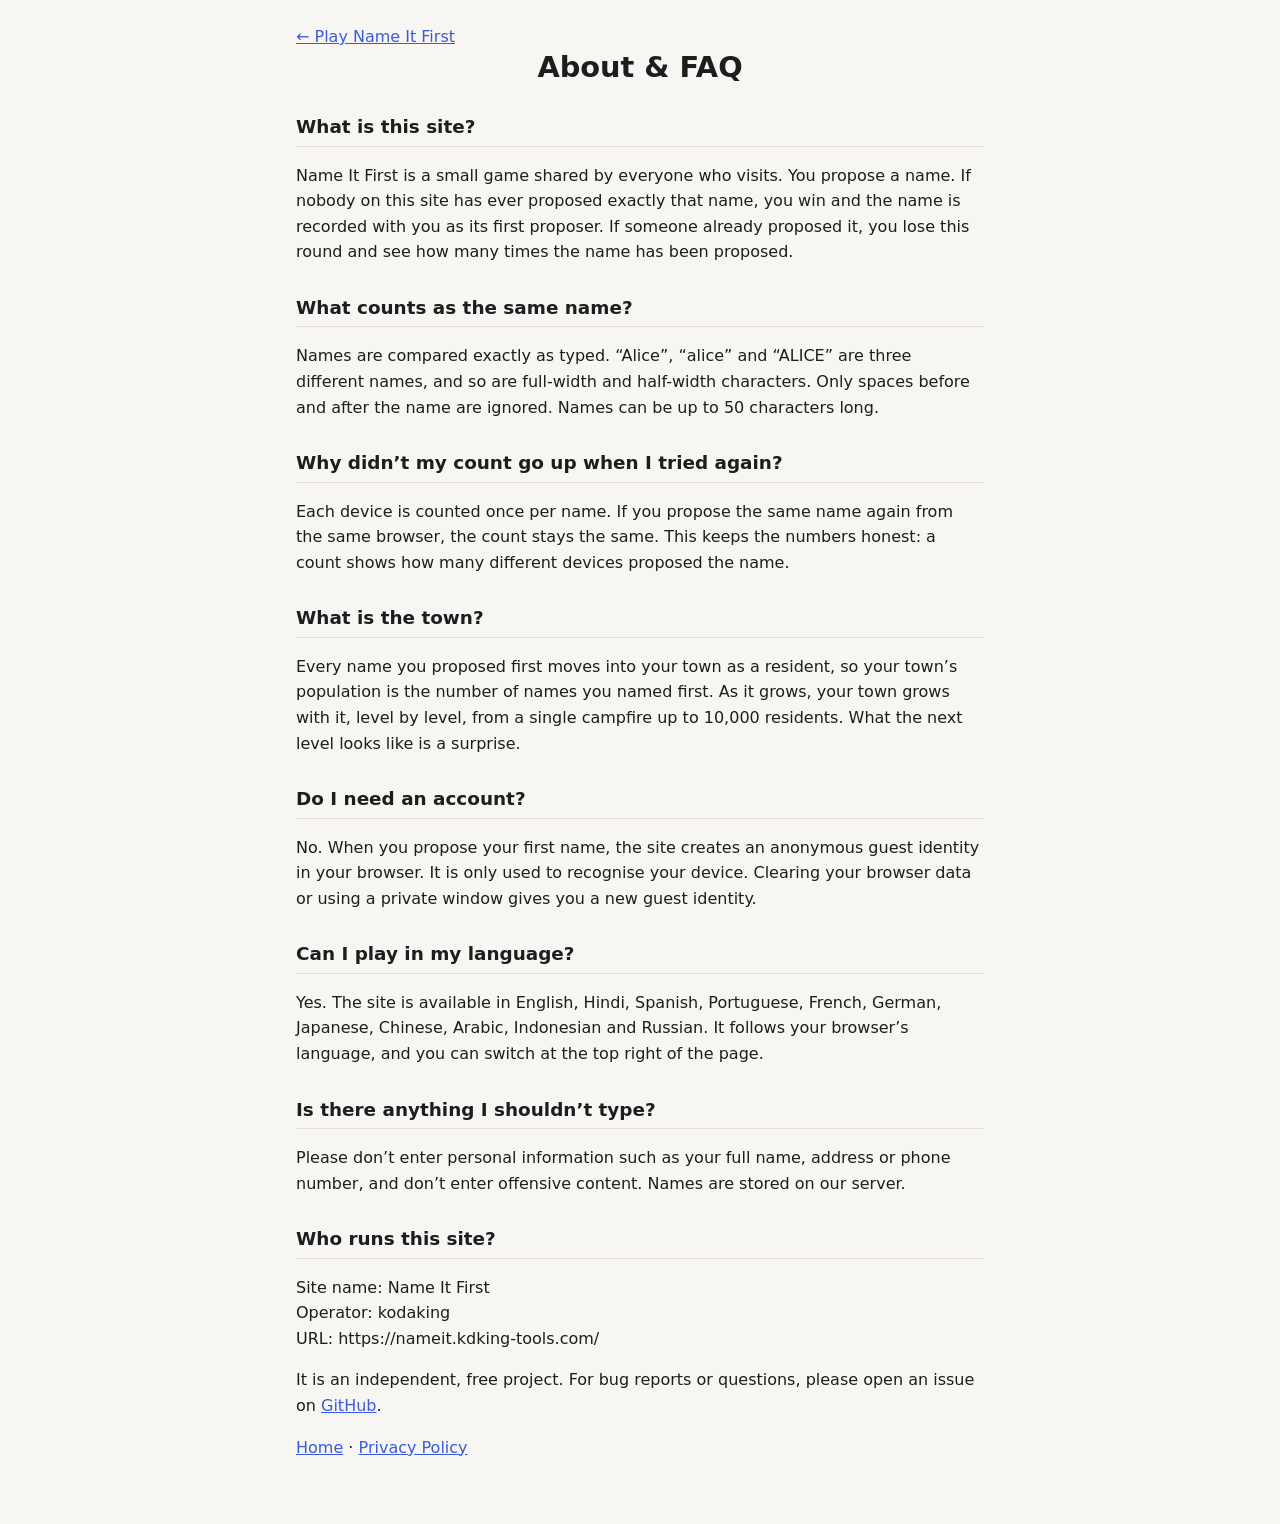
<file: about.html>
<!doctype html>
<html lang="en">
<head>
  <meta charset="utf-8">
  <meta name="viewport" content="width=device-width, initial-scale=1">
  <title>About &amp; FAQ · Name It First</title>
  <meta name="description" content="How Name It First works, how names are counted, and who runs the site.">
  <link rel="canonical" href="https://nameit.kdking-tools.com/about.html">
  <link rel="icon" type="image/png" href="icon.png">
  <meta property="og:title" content="About &amp; FAQ · Name It First">
  <meta property="og:image" content="https://nameit.kdking-tools.com/og.png">
  <link rel="stylesheet" href="style.css">
</head>
<body>
  <main class="doc">
    <a href="./">← Play Name It First</a>
    <h1>About &amp; FAQ</h1>

    <h2>What is this site?</h2>
    <p>Name It First is a small game shared by everyone who visits. You propose a name. If nobody on this site has ever proposed exactly that name, you win and the name is recorded with you as its first proposer. If someone already proposed it, you lose this round and see how many times the name has been proposed.</p>

    <h2>What counts as the same name?</h2>
    <p>Names are compared exactly as typed. “Alice”, “alice” and “ALICE” are three different names, and so are full-width and half-width characters. Only spaces before and after the name are ignored. Names can be up to 50 characters long.</p>

    <h2>Why didn’t my count go up when I tried again?</h2>
    <p>Each device is counted once per name. If you propose the same name again from the same browser, the count stays the same. This keeps the numbers honest: a count shows how many different devices proposed the name.</p>

    <h2>What is the town?</h2>
    <p>Every name you proposed first moves into your town as a resident, so your town’s population is the number of names you named first. As it grows, your town grows with it, level by level, from a single campfire up to 10,000 residents. What the next level looks like is a surprise.</p>

    <h2>Do I need an account?</h2>
    <p>No. When you propose your first name, the site creates an anonymous guest identity in your browser. It is only used to recognise your device. Clearing your browser data or using a private window gives you a new guest identity.</p>

    <h2>Can I play in my language?</h2>
    <p>Yes. The site is available in English, Hindi, Spanish, Portuguese, French, German, Japanese, Chinese, Arabic, Indonesian and Russian. It follows your browser’s language, and you can switch at the top right of the page.</p>

    <h2>Is there anything I shouldn’t type?</h2>
    <p>Please don’t enter personal information such as your full name, address or phone number, and don’t enter offensive content. Names are stored on our server.</p>

    <h2>Who runs this site?</h2>
    <p>Site name: Name It First<br>Operator: kodaking<br>URL: https://nameit.kdking-tools.com/</p>
    <p>It is an independent, free project. For bug reports or questions, please open an issue on <a href="https://github.com/kodaka-yutaro/name-claim/issues">GitHub</a>.</p>

    <p><a href="./">Home</a> · <a href="privacy.html">Privacy Policy</a></p>
  </main>
</body>
</html>
</file>
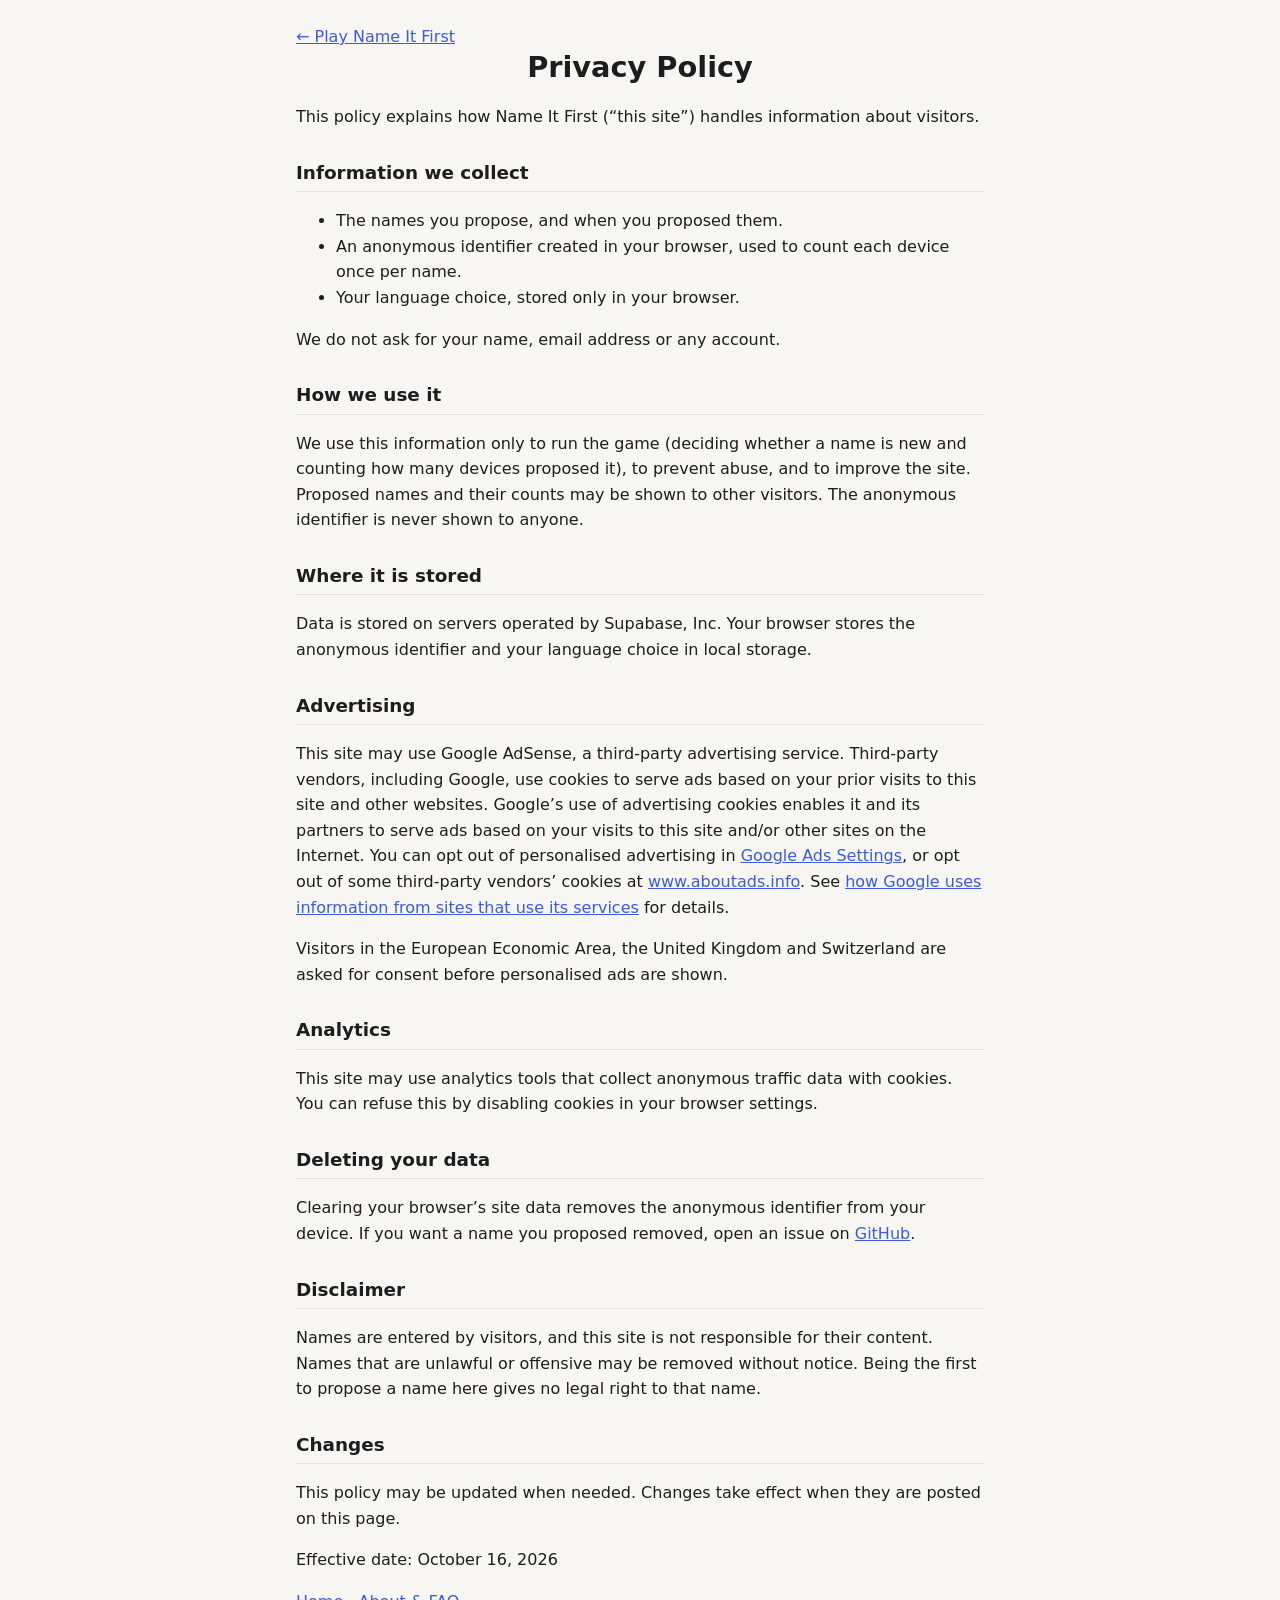
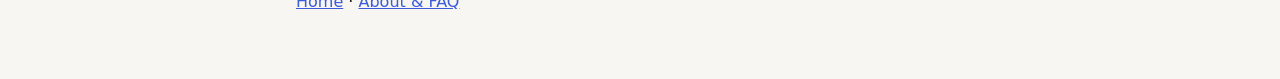
<file: privacy.html>
<!doctype html>
<html lang="en">
<head>
  <meta charset="utf-8">
  <meta name="viewport" content="width=device-width, initial-scale=1">
  <title>Privacy Policy · Name It First</title>
  <meta name="description" content="What information Name It First collects, how it is used, and how advertising and cookies work on this site.">
  <link rel="canonical" href="https://nameit.kdking-tools.com/privacy.html">
  <link rel="icon" type="image/png" href="icon.png">
  <link rel="stylesheet" href="style.css">
</head>
<body>
  <main class="doc">
    <a href="./">← Play Name It First</a>
    <h1>Privacy Policy</h1>
    <p>This policy explains how Name It First (“this site”) handles information about visitors.</p>

    <h2>Information we collect</h2>
    <ul>
      <li>The names you propose, and when you proposed them.</li>
      <li>An anonymous identifier created in your browser, used to count each device once per name.</li>
      <li>Your language choice, stored only in your browser.</li>
    </ul>
    <p>We do not ask for your name, email address or any account.</p>

    <h2>How we use it</h2>
    <p>We use this information only to run the game (deciding whether a name is new and counting how many devices proposed it), to prevent abuse, and to improve the site. Proposed names and their counts may be shown to other visitors. The anonymous identifier is never shown to anyone.</p>

    <h2>Where it is stored</h2>
    <p>Data is stored on servers operated by Supabase, Inc. Your browser stores the anonymous identifier and your language choice in local storage.</p>

    <h2>Advertising</h2>
    <p>This site may use Google AdSense, a third-party advertising service. Third-party vendors, including Google, use cookies to serve ads based on your prior visits to this site and other websites. Google’s use of advertising cookies enables it and its partners to serve ads based on your visits to this site and/or other sites on the Internet. You can opt out of personalised advertising in <a href="https://www.google.com/settings/ads">Google Ads Settings</a>, or opt out of some third-party vendors’ cookies at <a href="https://www.aboutads.info/choices/">www.aboutads.info</a>. See <a href="https://policies.google.com/technologies/ads">how Google uses information from sites that use its services</a> for details.</p>
    <p>Visitors in the European Economic Area, the United Kingdom and Switzerland are asked for consent before personalised ads are shown.</p>

    <h2>Analytics</h2>
    <p>This site may use analytics tools that collect anonymous traffic data with cookies. You can refuse this by disabling cookies in your browser settings.</p>

    <h2>Deleting your data</h2>
    <p>Clearing your browser’s site data removes the anonymous identifier from your device. If you want a name you proposed removed, open an issue on <a href="https://github.com/kodaka-yutaro/name-claim/issues">GitHub</a>.</p>

    <h2>Disclaimer</h2>
    <p>Names are entered by visitors, and this site is not responsible for their content. Names that are unlawful or offensive may be removed without notice. Being the first to propose a name here gives no legal right to that name.</p>

    <h2>Changes</h2>
    <p>This policy may be updated when needed. Changes take effect when they are posted on this page.</p>
    <p>Effective date: October 16, 2026</p>

    <p><a href="./">Home</a> · <a href="about.html">About &amp; FAQ</a></p>
  </main>
</body>
</html>
</file>
<file: style.css>
:root {
  --bg: #f7f6f2; --fg: #1d1d1f; --muted: #6b6b70; --card: #fff; --line: #e3e1da;
  --accent: #3b5bdb; --win: #e6f4ea; --win-fg: #1e6b35; --fail: #fdecea; --fail-fg: #a12a1f;
}
@media (prefers-color-scheme: dark) {
  :root {
    --bg: #141416; --fg: #f2f2f4; --muted: #9a9aa2; --card: #1e1e22; --line: #2e2e34;
    --accent: #7c95ff; --win: #15301e; --win-fg: #8fdca5; --fail: #3a1714; --fail-fg: #ff9f94;
    color-scheme: dark;
  }
}
* { box-sizing: border-box; }
body {
  margin: 0; min-height: 100vh; display: flex; flex-direction: column;
  background: var(--bg); color: var(--fg);
  font: 16px/1.6 system-ui, -apple-system, "Segoe UI", "Noto Sans", "Noto Sans Devanagari", "Noto Sans JP", sans-serif;
}
a { color: var(--accent); }
header { display: flex; justify-content: space-between; align-items: center; gap: 12px; padding: 16px; max-width: 720px; width: 100%; margin: 0 auto; }
.logo { font-weight: 700; letter-spacing: .02em; color: var(--fg); text-decoration: none; }
select { font: inherit; padding: 6px 8px; border-radius: 8px; border: 1px solid var(--line); background: var(--card); color: var(--fg); max-width: 50%; }
main { flex: 1; max-width: 560px; width: 100%; margin: 0 auto; padding: 8px 16px 40px; }
.tools { display: flex; gap: 8px; align-items: center; }
.icon-btn {
  width: 36px; height: 36px; padding: 0; border-radius: 50%; font-size: 1.1rem; font-weight: 700;
  background: var(--card); color: var(--fg); border: 1px solid var(--line);
}
/* Worldwide total */
.world { text-align: center; margin: 4px 0 16px; }
.world-icon { display: block; font-size: 1.6rem; line-height: 1; }
.world-num { display: block; font-size: clamp(2.6rem, 11vw, 3.6rem); font-weight: 900; line-height: 1.1; letter-spacing: -.02em; font-variant-numeric: tabular-nums; background: linear-gradient(90deg, #3b5bdb, #0ca678); -webkit-background-clip: text; background-clip: text; color: transparent; }
.world-label { display: block; color: var(--muted); font-size: .95rem; font-weight: 600; }
/* Town */
.town { text-align: center; margin: 0 auto 20px; }
.town-art { width: 100%; aspect-ratio: 360 / 300; border-radius: 16px; overflow: hidden; box-shadow: 0 2px 10px rgba(0,0,0,.08); }
.town-art svg { width: 100%; height: 100%; display: block; }
.town-line { margin: 10px 0 0; font-size: 1.05rem; }
.town-line strong { font-size: 1.15rem; }
.bar { width: 200px; height: 8px; margin: 8px auto 4px; border-radius: 99px; background: var(--line); overflow: hidden; }
.bar > div { height: 100%; width: 0; border-radius: 99px; background: linear-gradient(90deg, #40c057, #94d82d); transition: width .6s ease; }
.town-next { margin: 0; color: var(--muted); font-size: .85rem; }
.grow-anim .town-art { animation: grow .9s cubic-bezier(.2, 1.4, .4, 1); }
@keyframes grow { 0% { transform: scale(.92); filter: brightness(1.6); } 100% { transform: none; filter: none; } }
.tw-move { animation: move linear infinite; }
@keyframes move { from { transform: translate(0, 0); } to { transform: translate(var(--dx), var(--dy)); } }
.tw-stroll { animation: move ease-in-out infinite alternate; }
.tw-cloud { animation: cloud 70s linear infinite; }
@keyframes cloud { from { transform: translateX(-120px); } to { transform: translateX(380px); } }
.tw-blink { animation: blink 1.6s steps(2) infinite; }
@keyframes blink { 50% { opacity: .15; } }
.tw-fire { animation: blink .5s ease-in-out infinite alternate; }
.tw-beam { animation: beam 6s ease-in-out infinite alternate; }
@keyframes beam { from { transform: rotate(-25deg); } to { transform: rotate(25deg); } }
.tw-firework { opacity: 0; animation: firework 3s ease-out infinite; }
@keyframes firework { 0% { opacity: 0; transform: scale(.2); } 15% { opacity: 1; } 60% { opacity: 1; transform: scale(1); } 100% { opacity: 0; transform: scale(1.15); } }
.levelup { margin: 0 0 6px !important; font-weight: 800; font-size: 1.05rem; }
/* Residents & share */
.town-actions { display: flex; gap: 8px; justify-content: center; margin-top: 10px; }
.chip { font-size: .9rem; font-weight: 600; padding: 7px 14px; border-radius: 99px; background: var(--card); color: var(--fg); border: 1px solid var(--line); }
.muted { color: var(--muted); font-weight: 600; font-size: .95rem; }
.residents-list { margin: 0; padding: 0; list-style: none; max-height: 55vh; overflow-y: auto; }
.residents-list li { display: flex; justify-content: space-between; gap: 12px; padding: 8px 2px; border-bottom: 1px solid var(--line); }
.residents-list li span:first-child { overflow-wrap: anywhere; font-weight: 600; }
.residents-list li span:last-child { color: var(--muted); font-size: .85rem; white-space: nowrap; }
.share-img { display: block; width: 100%; border-radius: 12px; background: var(--line); aspect-ratio: 1200 / 630; }
.share-actions { display: flex; gap: 8px; flex-wrap: wrap; margin-top: 14px; }
.share-actions > * { flex: 1 1 140px; text-align: center; }
.btn { display: inline-block; font-weight: 600; padding: 12px 18px; border-radius: 12px; background: var(--accent); color: #fff; text-decoration: none; }
.btn-sub { background: var(--line) !important; color: var(--fg) !important; }
/* Help */
dialog {
  max-width: min(520px, calc(100vw - 32px)); border: 0; border-radius: 16px; padding: 20px 22px;
  background: var(--card); color: var(--fg); box-shadow: 0 20px 60px rgba(0,0,0,.25);
}
dialog::backdrop { background: rgba(0,0,0,.45); }
dialog h2 { margin: 0 0 10px; font-size: 1.25rem; }
dialog p { margin: 0 0 10px; line-height: 1.6; }
dialog form { justify-content: flex-end; margin-top: 8px; }
#residents { width: min(420px, calc(100vw - 32px)); }
dialog form button { padding: 10px 20px; font-size: 1rem; }
@media (prefers-reduced-motion: reduce) { .town-art * , .grow-anim .town-art { animation: none !important; } }
h1 { font-size: clamp(1.6rem, 5vw, 2.3rem); line-height: 1.2; margin: 0 0 20px; text-align: center; text-wrap: balance; }
form { display: flex; gap: 8px; flex-wrap: wrap; }
input {
  flex: 1 1 240px; min-width: 0; font: inherit; font-size: 1.2rem; padding: 14px 16px;
  border-radius: 12px; border: 1px solid var(--line); background: var(--card); color: var(--fg);
}
input:focus { outline: 2px solid var(--accent); outline-offset: 1px; }
button {
  font: inherit; font-size: 1.1rem; font-weight: 600; padding: 14px 24px; border: 0; border-radius: 12px;
  background: var(--accent); color: #fff; cursor: pointer;
}
button:disabled { opacity: .6; cursor: wait; }
#result { margin-top: 24px; padding: 20px; border-radius: 14px; animation: pop .25s ease-out; }
#result h2 { margin: 0 0 6px; font-size: 1.35rem; }
#result p { margin: 0; overflow-wrap: anywhere; }
#result.win { background: var(--win); color: var(--win-fg); }
#result.fail, #result.error { background: var(--fail); color: var(--fail-fg); }
.note { margin-top: 8px !important; font-size: .9rem; opacity: .85; }
.stats { color: var(--muted); font-size: .9rem; font-weight: 600; }
.ad { margin: 32px 0 0; min-height: 100px; }
.links { margin-top: 14px !important; font-size: .9rem; }
@keyframes pop { from { transform: scale(.97); opacity: 0; } to { transform: none; opacity: 1; } }
/* About / privacy pages */
.doc { max-width: 720px; margin: 0 auto; padding: 24px 16px 48px; }
.doc h1 { font-size: 1.8rem; }
.doc h2 { font-size: 1.15rem; margin: 28px 0 6px; padding-bottom: 4px; border-bottom: 1px solid var(--line); }
@media (prefers-color-scheme: dark) { .world-num { background-image: linear-gradient(90deg, #7c95ff, #63e6be); } }
</file>
